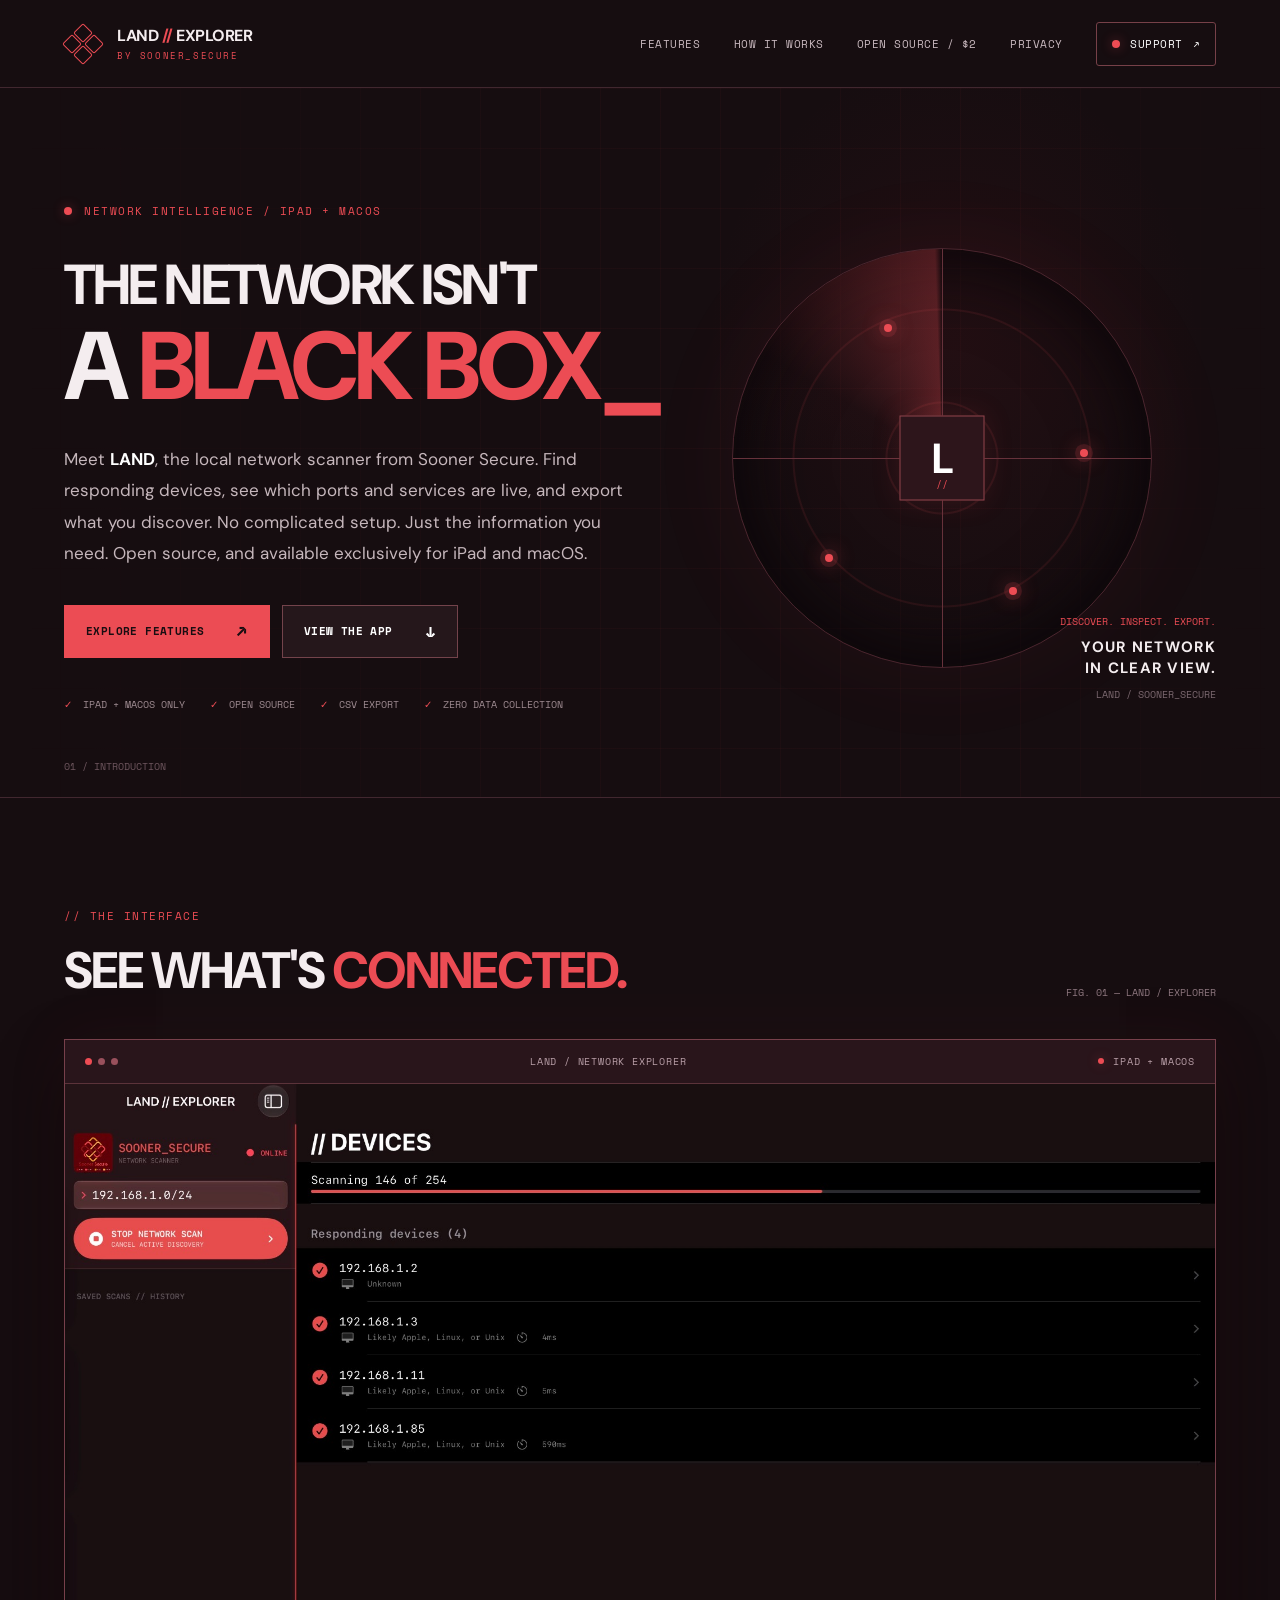
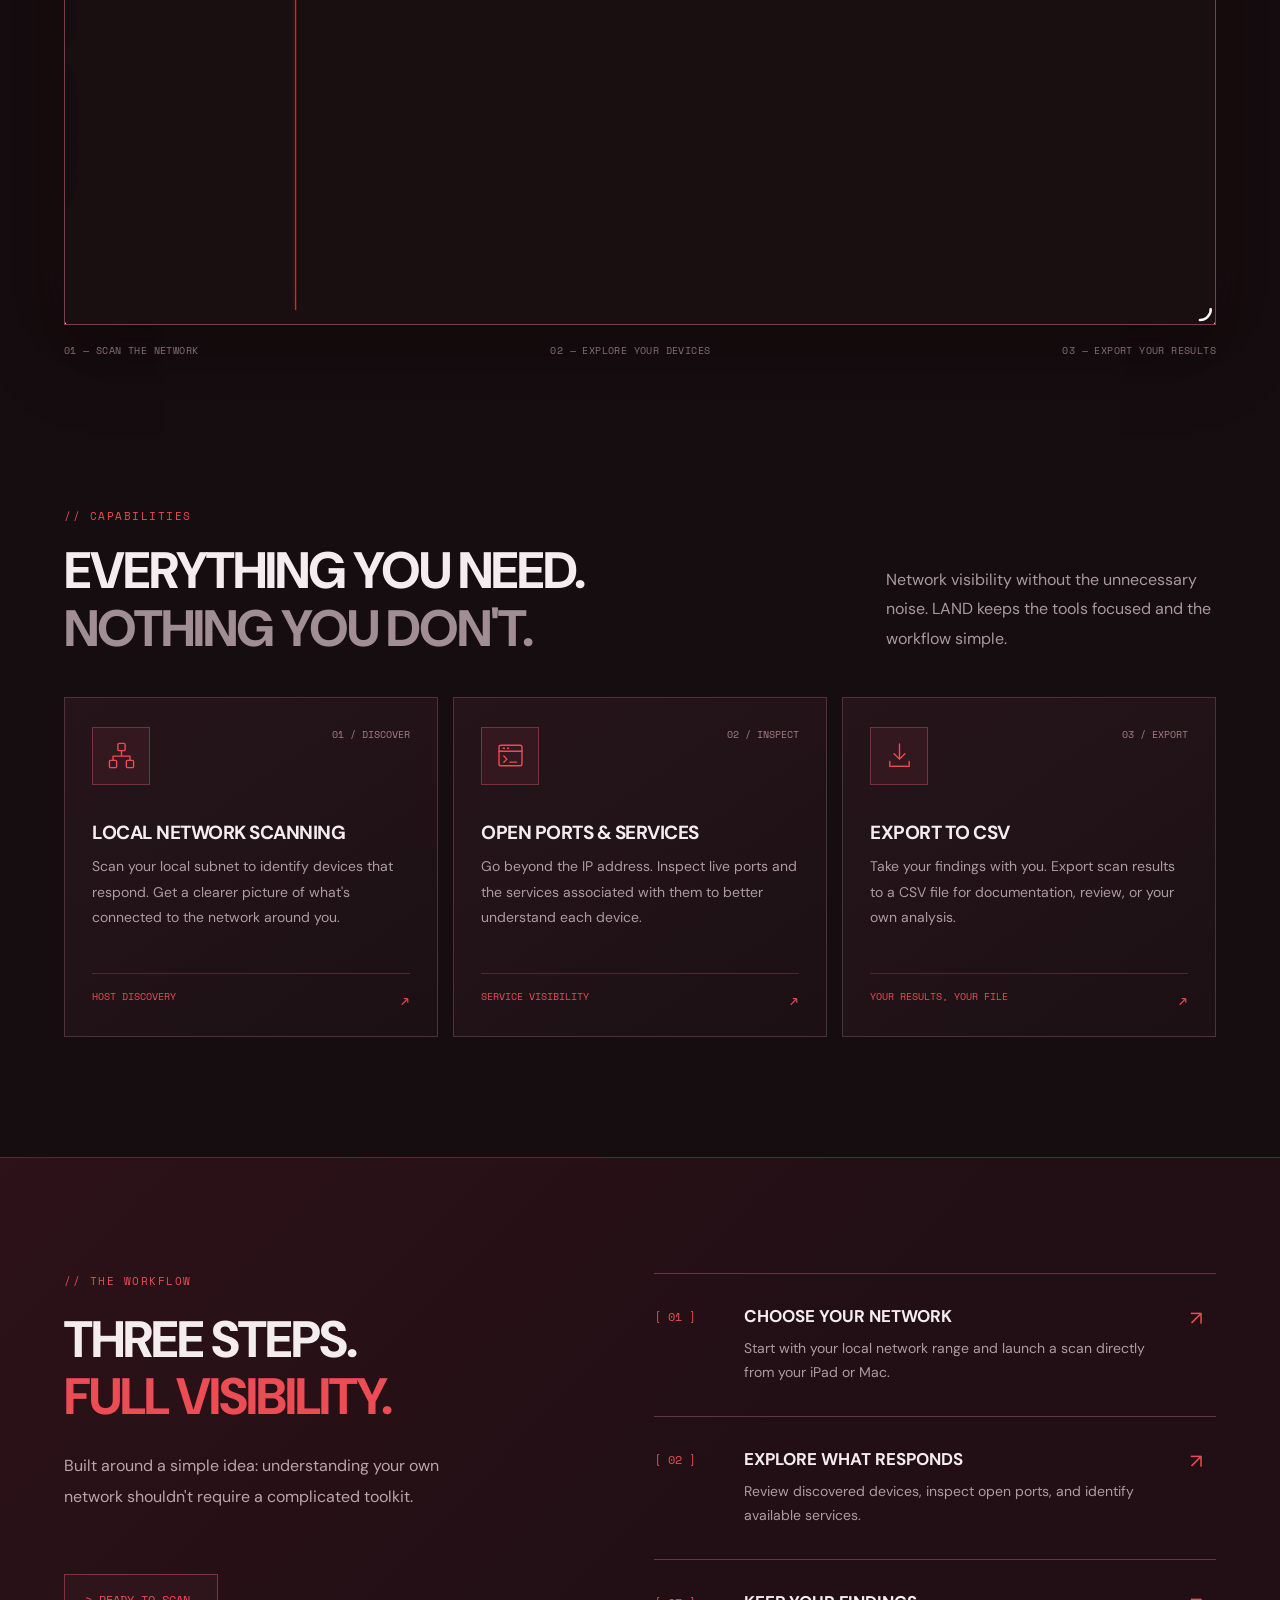
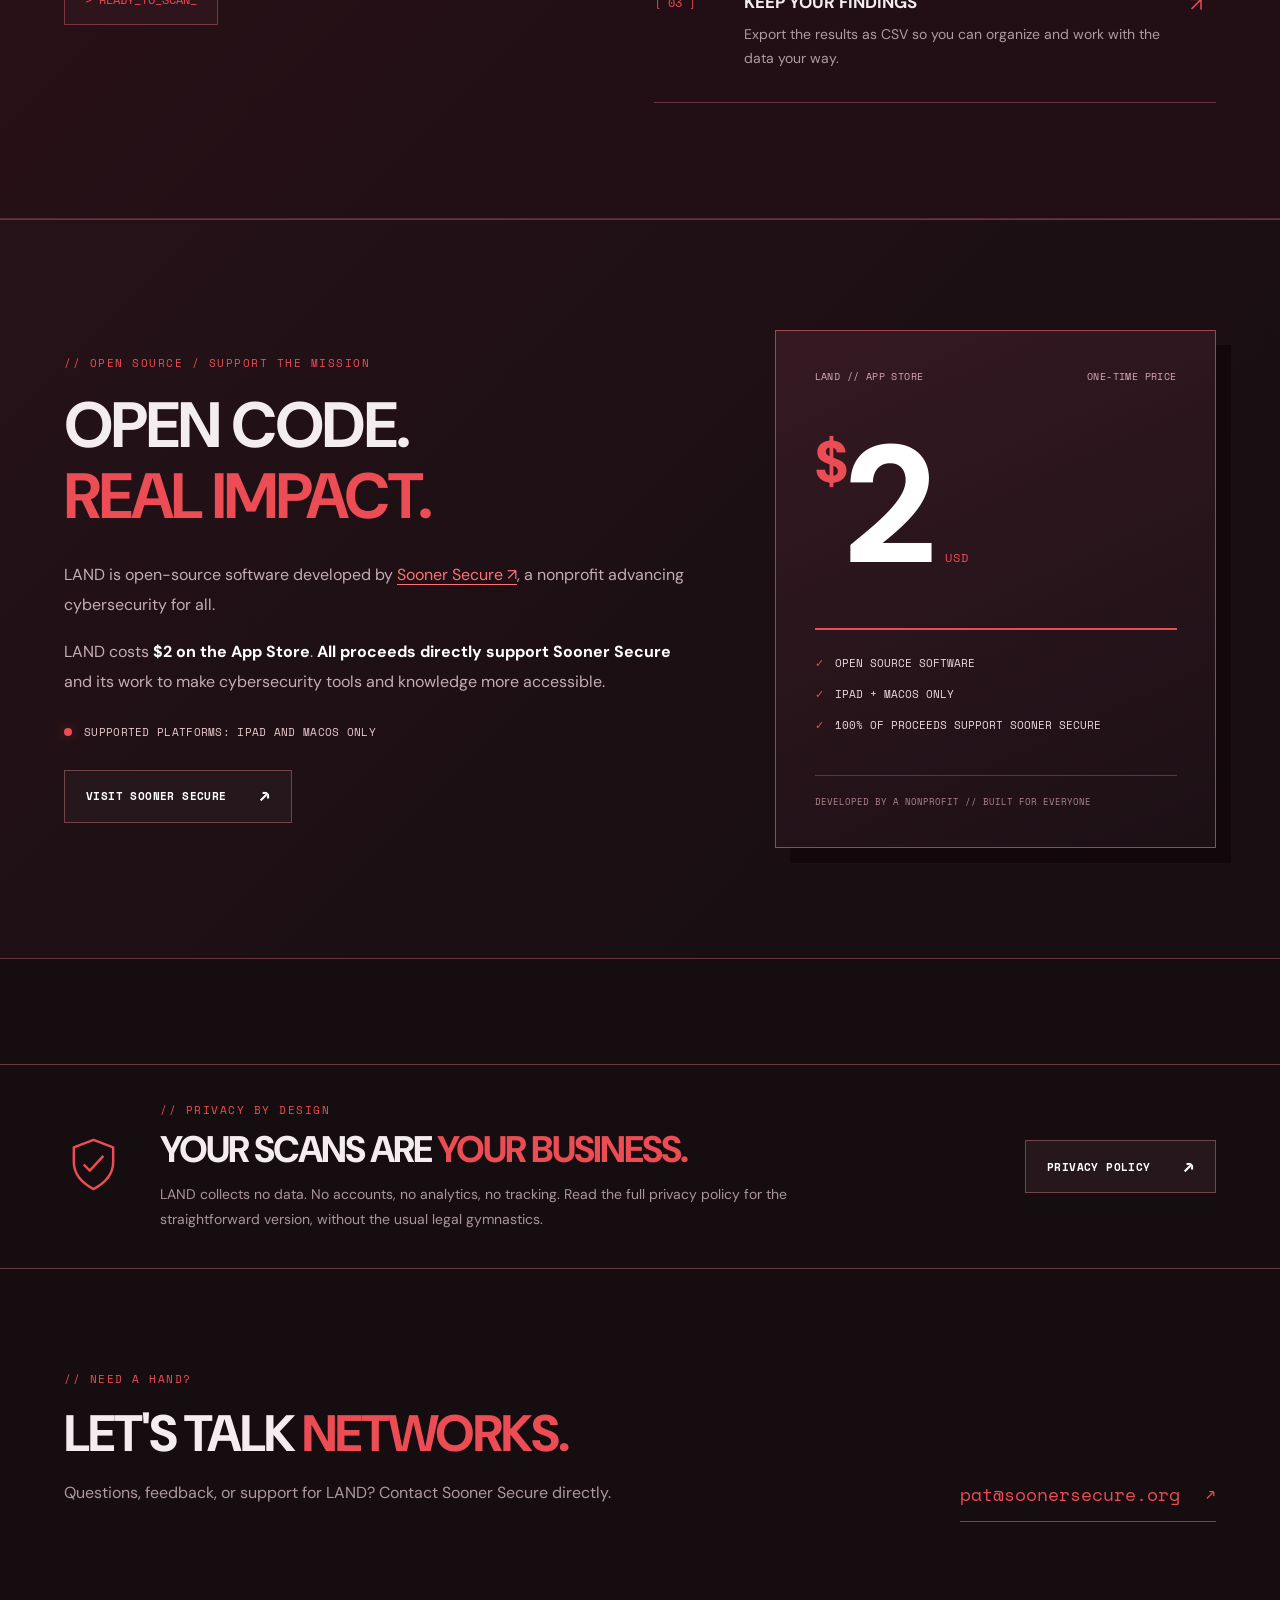
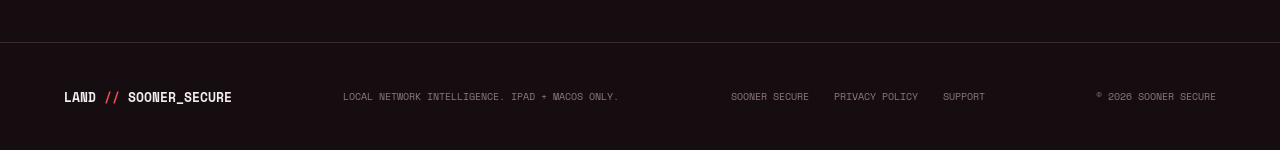
<file: index.html>
<!doctype html>
<html lang="en">
<head>
  <meta charset="utf-8">
  <meta name="viewport" content="width=device-width, initial-scale=1">
  <meta name="theme-color" content="#170d10">
  <meta name="description" content="LAND by Sooner Secure. Discover devices on your local network, inspect open ports and services, and export your findings as CSV. Available exclusively for iPad and macOS.">
  <title>LAND // Local Network Explorer | Sooner Secure</title>
  <link rel="icon" href="assets/favicon.svg" type="image/svg+xml">
  <link rel="stylesheet" href="assets/style.css">
</head>
<body>
  <div class="ambient ambient-one" aria-hidden="true"></div>
  <header class="topbar">
    <a href="index.html" class="brand" aria-label="LAND by Sooner Secure, homepage">
      <span class="brand-symbol" aria-hidden="true"><span></span><span></span><span></span><span></span></span>
      <span class="brand-lockup"><strong>LAND<span class="slashes"> //</span> EXPLORER</strong><small>BY SOONER_SECURE</small></span>
    </a>
    <nav class="nav" aria-label="Main navigation">
      <a href="#features">FEATURES</a>
      <a href="#workflow">HOW IT WORKS</a><a href="#open-source">OPEN SOURCE / $2</a>
      <a href="privacy.html">PRIVACY</a>
      <a href="mailto:pat@soonersecure.org" class="nav-contact"><span class="status-pip"></span> SUPPORT <span aria-hidden="true">↗</span></a>
    </nav>
    <button class="menu-toggle" aria-label="Open navigation" aria-expanded="false" aria-controls="mobile-nav"><span></span><span></span></button>
  </header>
  <nav class="mobile-nav" id="mobile-nav" aria-label="Mobile navigation" hidden>
    <a href="#features">FEATURES</a><a href="#workflow">HOW IT WORKS</a><a href="#open-source">OPEN SOURCE / $2</a><a href="https://soonersecure.org/" target="_blank" rel="noopener noreferrer">SOONER SECURE</a><a href="privacy.html">PRIVACY POLICY</a><a href="mailto:pat@soonersecure.org">CONTACT SUPPORT ↗</a>
  </nav>

  <main>
    <section class="hero" aria-labelledby="hero-title">
      <div class="hero-grid" aria-hidden="true"></div>
      <div class="hero-copy">
        <div class="eyebrow"><span class="status-pip pulse"></span> NETWORK INTELLIGENCE / IPAD + MACOS</div>
        <div class="hero-line">THE NETWORK ISN'T</div>
        <h1 id="hero-title">A <span class="accent">BLACK BOX<span class="cursor">_</span></span></h1>
        <p class="hero-description">Meet <strong>LAND</strong>, the local network scanner from Sooner Secure. Find responding devices, see which ports and services are live, and export what you discover. No complicated setup. Just the information you need. Open source, and available exclusively for iPad and macOS.</p>
        <div class="hero-actions"><a href="#features" class="button button-primary">EXPLORE FEATURES <span aria-hidden="true">↗</span></a><a href="#preview" class="button button-secondary">VIEW THE APP <span aria-hidden="true">↓</span></a></div>
        <div class="hero-meta"><span><span class="tiny-check">✓</span> IPAD + MACOS ONLY</span><span><span class="tiny-check">✓</span> OPEN SOURCE</span><span><span class="tiny-check">✓</span> CSV EXPORT</span><span><span class="tiny-check">✓</span> ZERO DATA COLLECTION</span></div>
      </div>
      <div class="hero-side" aria-hidden="true">
        <div class="scan-orbit"><div class="orbit orbit-1"></div><div class="orbit orbit-2"></div><div class="orbit orbit-3"></div><div class="radar-sweep"></div><div class="radar-dot dot-1"></div><div class="radar-dot dot-2"></div><div class="radar-dot dot-3"></div><div class="radar-dot dot-4"></div><div class="radar-center">L<span>//</span></div></div>
        <div class="side-readout"><span>DISCOVER. INSPECT. EXPORT.</span><strong>YOUR NETWORK<br>IN CLEAR VIEW.</strong><small>LAND / SOONER_SECURE</small></div>
      </div>
      <div class="hero-index" aria-hidden="true">01 / INTRODUCTION</div>
    </section>

    <section id="preview" class="preview-section section-wrap" aria-labelledby="preview-heading">
      <div class="section-header"><div><div class="section-kicker">// THE INTERFACE</div><h2 id="preview-heading">SEE WHAT'S <span class="accent">CONNECTED.</span></h2></div><span class="section-number">FIG. 01 — LAND / EXPLORER</span></div>
      <div class="screen-shell"><div class="screen-titlebar"><div class="window-dots"><i></i><i></i><i></i></div><span>LAND / NETWORK EXPLORER</span><span class="screen-tag"><span class="status-pip"></span> IPAD + MACOS</span></div><img src="assets/land-explorer.jpg" alt="LAND iPad network scanner interface showing a subnet scan in progress and a list of responding local devices with IP addresses and response details." loading="eager"></div>
      <div class="preview-caption"><span>01 — SCAN THE NETWORK</span><span>02 — EXPLORE YOUR DEVICES</span><span>03 — EXPORT YOUR RESULTS</span></div>
    </section>

    <section id="features" class="features-section section-wrap" aria-labelledby="features-heading">
      <div class="section-header"><div><div class="section-kicker">// CAPABILITIES</div><h2 id="features-heading">EVERYTHING YOU NEED.<br><span class="muted-heading">NOTHING YOU DON'T.</span></h2></div><p class="section-intro">Network visibility without the unnecessary noise. LAND keeps the tools focused and the workflow simple.</p></div>
      <div class="feature-grid">
        <article class="feature-card"><div class="feature-head"><span class="feature-icon" aria-hidden="true"><svg viewBox="0 0 48 48" fill="none"><rect x="18" y="4" width="12" height="12" rx="2"/><rect x="4" y="32" width="12" height="12" rx="2"/><rect x="32" y="32" width="12" height="12" rx="2"/><path d="M24 16v9M10 32v-7h28v7M38 32v-7"/></svg></span><span class="feature-num">01 / DISCOVER</span></div><h3>LOCAL NETWORK SCANNING</h3><p>Scan your local subnet to identify devices that respond. Get a clearer picture of what's connected to the network around you.</p><div class="feature-foot">HOST DISCOVERY <span>↗</span></div></article>
        <article class="feature-card"><div class="feature-head"><span class="feature-icon" aria-hidden="true"><svg viewBox="0 0 48 48" fill="none"><rect x="5" y="7" width="38" height="34" rx="3"/><path d="M5 17h38M12 12h2M19 12h2M13 25l5 5-5 5M23 35h11"/></svg></span><span class="feature-num">02 / INSPECT</span></div><h3>OPEN PORTS &amp; SERVICES</h3><p>Go beyond the IP address. Inspect live ports and the services associated with them to better understand each device.</p><div class="feature-foot">SERVICE VISIBILITY <span>↗</span></div></article>
        <article class="feature-card"><div class="feature-head"><span class="feature-icon" aria-hidden="true"><svg viewBox="0 0 48 48" fill="none"><path d="M24 5v25M15 21l9 9 9-9M8 34v8h32v-8"/><path d="M12 42h24"/></svg></span><span class="feature-num">03 / EXPORT</span></div><h3>EXPORT TO CSV</h3><p>Take your findings with you. Export scan results to a CSV file for documentation, review, or your own analysis.</p><div class="feature-foot">YOUR RESULTS, YOUR FILE <span>↗</span></div></article>
      </div>
    </section>

    <section id="workflow" class="workflow-section" aria-labelledby="workflow-heading"><div class="section-wrap workflow-layout"><div class="workflow-lead"><div class="section-kicker">// THE WORKFLOW</div><h2 id="workflow-heading">THREE STEPS.<br><span class="accent">FULL VISIBILITY.</span></h2><p>Built around a simple idea: understanding your own network shouldn't require a complicated toolkit.</p><div class="terminal-stamp">&gt; READY_TO_SCAN<span class="cursor">_</span></div></div><div class="steps"><div class="step"><span class="step-index">[ 01 ]</span><div><h3>CHOOSE YOUR NETWORK</h3><p>Start with your local network range and launch a scan directly from your iPad or Mac.</p></div><span class="step-arrow">↗</span></div><div class="step"><span class="step-index">[ 02 ]</span><div><h3>EXPLORE WHAT RESPONDS</h3><p>Review discovered devices, inspect open ports, and identify available services.</p></div><span class="step-arrow">↗</span></div><div class="step"><span class="step-index">[ 03 ]</span><div><h3>KEEP YOUR FINDINGS</h3><p>Export the results as CSV so you can organize and work with the data your way.</p></div><span class="step-arrow">↗</span></div></div></div></section>


    <section id="open-source" class="opensource-section" aria-labelledby="opensource-heading">
      <div class="section-wrap opensource-layout">
        <div class="opensource-copy">
          <div class="section-kicker">// OPEN SOURCE / SUPPORT THE MISSION</div>
          <h2 id="opensource-heading">OPEN CODE.<br><span class="accent">REAL IMPACT.</span></h2>
          <p>LAND is open-source software developed by <a class="inline-link" href="https://soonersecure.org/" target="_blank" rel="noopener noreferrer">Sooner Secure ↗</a>, a nonprofit advancing cybersecurity for all.</p>
          <p>LAND costs <strong>$2 on the App Store</strong>. <strong>All proceeds directly support Sooner Secure</strong> and its work to make cybersecurity tools and knowledge more accessible.</p>
          <p class="platform-note"><span class="status-pip"></span> SUPPORTED PLATFORMS: IPAD AND MACOS ONLY</p>
          <a class="button button-secondary" href="https://soonersecure.org/" target="_blank" rel="noopener noreferrer">VISIT SOONER SECURE <span aria-hidden="true">↗</span></a>
        </div>
        <div class="price-panel" aria-label="LAND App Store pricing">
          <div class="price-panel-top"><span>LAND // APP STORE</span><span>ONE-TIME PRICE</span></div>
          <div class="price-tag"><span>$</span>2<span class="price-unit">USD</span></div>
          <div class="price-divider"></div>
          <p>OPEN SOURCE SOFTWARE</p>
          <p>IPAD + MACOS ONLY</p>
          <p>100% OF PROCEEDS SUPPORT SOONER SECURE</p>
          <span class="price-foot">DEVELOPED BY A NONPROFIT // BUILT FOR EVERYONE</span>
        </div>
      </div>
    </section>

    <section class="privacy-banner section-wrap" aria-labelledby="privacy-banner-heading"><div class="privacy-mark" aria-hidden="true"><svg viewBox="0 0 48 48" fill="none"><path d="M24 4 40 10v12c0 10-6.5 17-16 22C14.5 39 8 32 8 22V10L24 4Z"/><path d="m16 24 5 5 11-12"/></svg></div><div><div class="section-kicker">// PRIVACY BY DESIGN</div><h2 id="privacy-banner-heading">YOUR SCANS ARE <span class="accent">YOUR BUSINESS.</span></h2><p>LAND collects no data. No accounts, no analytics, no tracking. Read the full privacy policy for the straightforward version, without the usual legal gymnastics.</p></div><a href="privacy.html" class="button button-secondary">PRIVACY POLICY <span aria-hidden="true">↗</span></a></section>

    <section class="contact-section section-wrap"><div><div class="section-kicker">// NEED A HAND?</div><h2>LET'S TALK <span class="accent">NETWORKS.</span></h2><p>Questions, feedback, or support for LAND? Contact Sooner Secure directly.</p></div><a class="contact-link" href="mailto:pat@soonersecure.org">pat@soonersecure.org <span aria-hidden="true">↗</span></a></section>
  </main>
  <footer class="footer"><a href="index.html" class="footer-brand">LAND <span>//</span> SOONER_SECURE</a><p>LOCAL NETWORK INTELLIGENCE. IPAD + MACOS ONLY.</p><div><a href="https://soonersecure.org/" target="_blank" rel="noopener noreferrer">SOONER SECURE</a><a href="privacy.html">PRIVACY POLICY</a><a href="mailto:pat@soonersecure.org">SUPPORT</a></div><small>© <span id="year">2026</span> SOONER SECURE</small></footer>
  <script src="assets/site.js"></script>
</body>
</html>
</file>
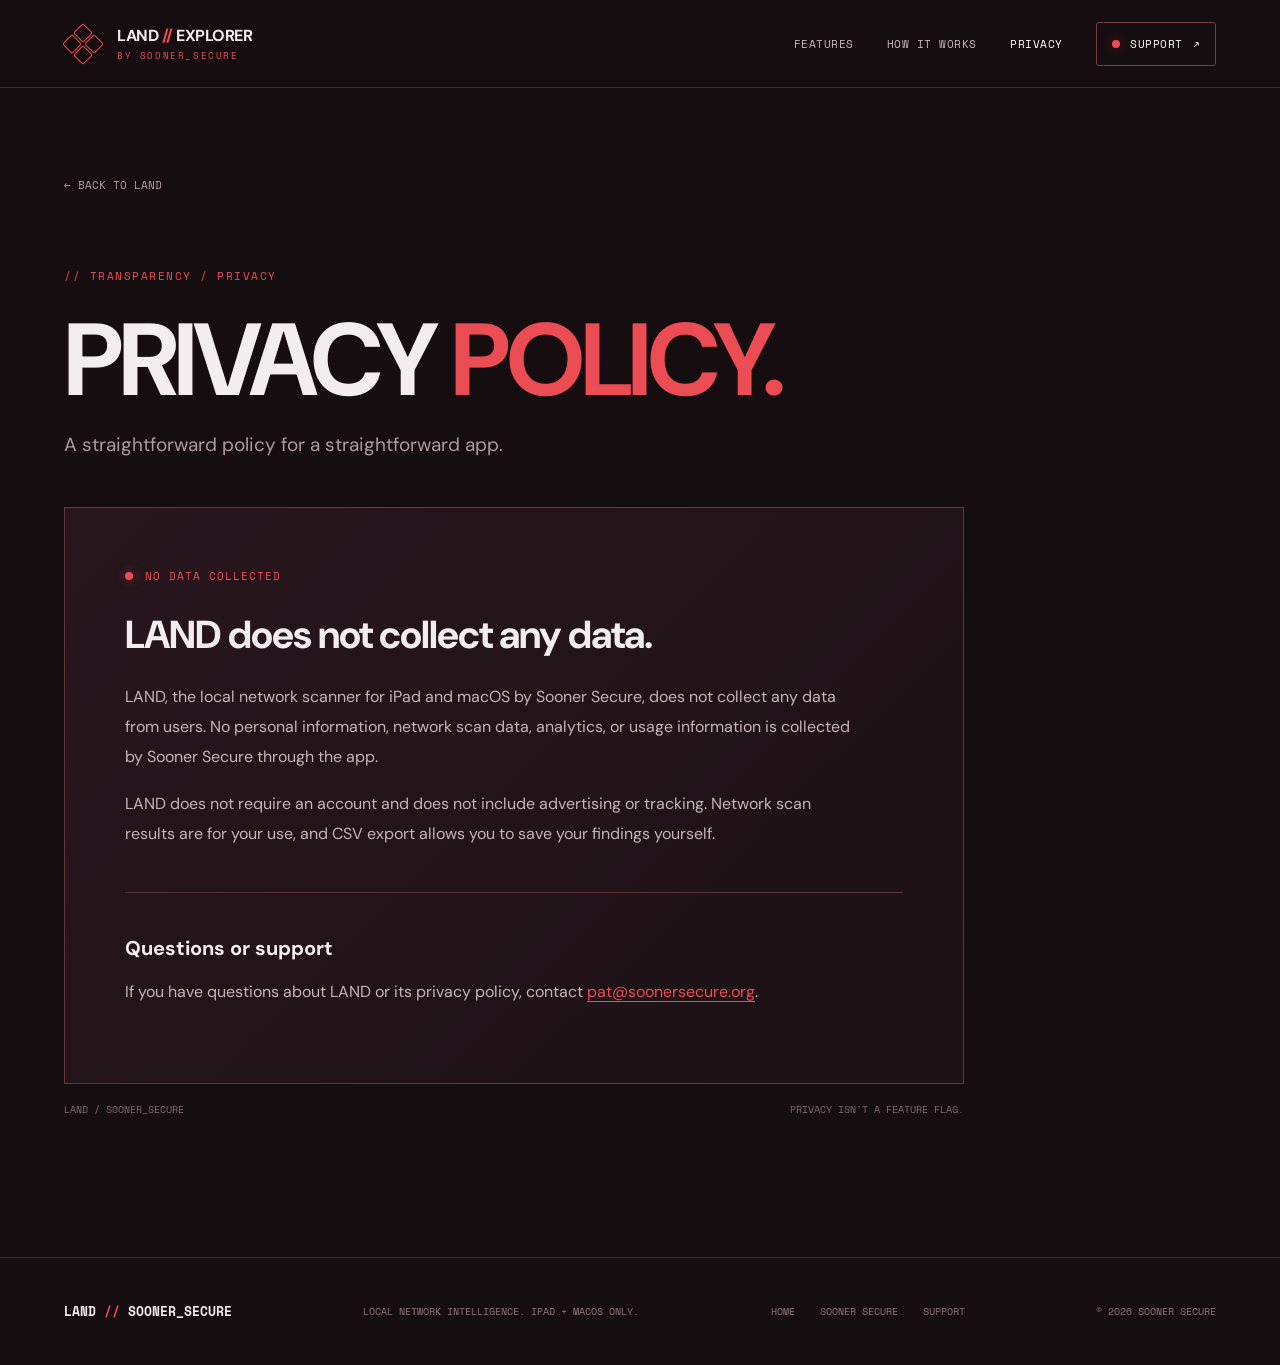
<file: privacy.html>
<!doctype html>
<html lang="en">
<head>
  <meta charset="utf-8"><meta name="viewport" content="width=device-width, initial-scale=1"><meta name="theme-color" content="#170d10"><meta name="description" content="Privacy policy for LAND, Sooner Secure's iPad and macOS network scanner. No data is collected."><title>Privacy Policy // LAND | Sooner Secure</title><link rel="icon" href="assets/favicon.svg" type="image/svg+xml"><link rel="stylesheet" href="assets/style.css">
</head>
<body class="policy-page">
  <header class="topbar"><a href="index.html" class="brand" aria-label="LAND homepage"><span class="brand-symbol" aria-hidden="true"><span></span><span></span><span></span><span></span></span><span class="brand-lockup"><strong>LAND<span class="slashes"> //</span> EXPLORER</strong><small>BY SOONER_SECURE</small></span></a><nav class="nav" aria-label="Main navigation"><a href="index.html#features">FEATURES</a><a href="index.html#workflow">HOW IT WORKS</a><a href="privacy.html" aria-current="page">PRIVACY</a><a href="mailto:pat@soonersecure.org" class="nav-contact"><span class="status-pip"></span> SUPPORT <span aria-hidden="true">↗</span></a></nav><button class="menu-toggle" aria-label="Open navigation" aria-expanded="false" aria-controls="mobile-nav"><span></span><span></span></button></header>
  <nav class="mobile-nav" id="mobile-nav" aria-label="Mobile navigation" hidden><a href="index.html#features">FEATURES</a><a href="index.html#workflow">HOW IT WORKS</a><a href="privacy.html">PRIVACY POLICY</a><a href="mailto:pat@soonersecure.org">CONTACT SUPPORT ↗</a></nav>
  <main class="policy-main section-wrap"><a href="index.html" class="back-link">← BACK TO LAND</a><div class="section-kicker">// TRANSPARENCY / PRIVACY</div><h1>PRIVACY <span class="accent">POLICY.</span></h1><p class="policy-subheading">A straightforward policy for a straightforward app.</p><div class="policy-panel"><div class="policy-status"><span class="status-pip pulse"></span> NO DATA COLLECTED</div><h2>LAND does not collect any data.</h2><p>LAND, the local network scanner for iPad and macOS by Sooner Secure, does not collect any data from users. No personal information, network scan data, analytics, or usage information is collected by Sooner Secure through the app.</p><p>LAND does not require an account and does not include advertising or tracking. Network scan results are for your use, and CSV export allows you to save your findings yourself.</p><div class="policy-rule"></div><h3>Questions or support</h3><p>If you have questions about LAND or its privacy policy, contact <a href="mailto:pat@soonersecure.org">pat@soonersecure.org</a>.</p></div><div class="policy-bottom"><span>LAND / SOONER_SECURE</span><span>PRIVACY ISN'T A FEATURE FLAG.</span></div></main>
  <footer class="footer"><a href="index.html" class="footer-brand">LAND <span>//</span> SOONER_SECURE</a><p>LOCAL NETWORK INTELLIGENCE. IPAD + MACOS ONLY.</p><div><a href="index.html">HOME</a><a href="https://soonersecure.org/" target="_blank" rel="noopener noreferrer">SOONER SECURE</a><a href="mailto:pat@soonersecure.org">SUPPORT</a></div><small>© <span id="year">2026</span> SOONER SECURE</small></footer>
  <script src="assets/site.js"></script>
</body>
</html>
</file>
<file: assets/style.css>
@import url('https://fonts.googleapis.com/css2?family=DM+Sans:wght@400;500;600;700;800&family=Space+Mono:wght@400;700&display=swap');
:root{--bg:#160d10;--bg2:#1d1015;--bg3:#251419;--red:#ec4c54;--red-soft:#ff7176;--text:#f4edef;--muted:#a9979d;--dim:#7b686f;--line:#41272f;--mono:'Space Mono',ui-monospace,SFMono-Regular,Consolas,monospace;--sans:'DM Sans',-apple-system,BlinkMacSystemFont,'Segoe UI',sans-serif}
*{box-sizing:border-box}html{scroll-behavior:smooth;scroll-padding-top:95px}body{margin:0;background:var(--bg);color:var(--text);font-family:var(--sans);-webkit-font-smoothing:antialiased;overflow-x:hidden}a{color:inherit;text-decoration:none}button{font:inherit}::selection{background:var(--red);color:#fff}.ambient{pointer-events:none;position:absolute;z-index:-1}.ambient-one{top:50px;left:55%;width:500px;height:600px;background:radial-gradient(ellipse,rgba(144,30,43,.1),transparent 70%)}
.topbar{position:relative;z-index:20;height:88px;max-width:1600px;margin:auto;padding:0 clamp(22px,5vw,76px);border-bottom:1px solid var(--line);display:flex;align-items:center;justify-content:space-between;background:var(--bg)}.brand{display:flex;align-items:center;gap:15px}.brand-symbol{width:38px;height:38px;position:relative;flex:none}.brand-symbol span{position:absolute;width:14px;height:14px;border:1.7px solid var(--red);transform:rotate(45deg);border-radius:2px}.brand-symbol span:nth-child(1){left:12px;top:1px}.brand-symbol span:nth-child(2){left:1px;top:12px}.brand-symbol span:nth-child(3){left:23px;top:12px}.brand-symbol span:nth-child(4){left:12px;top:23px}.brand-lockup{display:flex;flex-direction:column;gap:3px}.brand-lockup strong{font-size:16px;letter-spacing:-.5px}.slashes,.accent{color:var(--red)}.brand-lockup small{font:9px var(--mono);letter-spacing:1.6px;color:var(--red)}.nav{display:flex;align-items:center;gap:clamp(19px,2.6vw,42px)}.nav a{font:11px var(--mono);letter-spacing:.5px;color:#c8b8be;transition:color .2s}.nav a:hover,.nav a[aria-current]{color:#fff}.nav .nav-contact{display:flex;align-items:center;gap:10px;border:1px solid #764048;border-radius:3px;padding:13px 15px;color:#fff}.nav-contact:hover{background:#3c1b23}.status-pip{display:inline-block;width:8px;height:8px;background:var(--red);border-radius:50%;flex:none;box-shadow:0 0 12px rgba(236,76,84,.4)}.pulse{animation:beat 2.2s infinite}@keyframes beat{50%{box-shadow:0 0 0 6px rgba(236,76,84,0)}}.menu-toggle{display:none;border:1px solid var(--line);color:var(--text);background:var(--bg2);padding:11px;cursor:pointer;width:43px;height:43px}.menu-toggle span{display:block;height:2px;background:var(--text);margin:5px 0}.mobile-nav{position:absolute;z-index:40;top:88px;left:0;right:0;padding:8px 22px 24px;background:#251217;border-bottom:1px solid #63323b;box-shadow:0 18px 35px #0005}.mobile-nav[hidden]{display:none}.mobile-nav a{display:block;padding:17px 0;border-bottom:1px solid var(--line);font:12px var(--mono)}
.hero{position:relative;min-height:710px;display:grid;grid-template-columns:1.05fr .95fr;max-width:1600px;margin:0 auto;padding:clamp(82px,9vw,148px) clamp(22px,5vw,76px) 85px;isolation:isolate;border-bottom:1px solid var(--line)}.hero-grid{position:absolute;inset:0;z-index:-1;background-image:linear-gradient(to right,rgba(235,76,82,.035) 1px,transparent 1px),linear-gradient(to bottom,rgba(235,76,82,.035) 1px,transparent 1px);background-size:60px 60px;mask-image:linear-gradient(to right,transparent,black 44%,black 80%,transparent)}.hero-copy{position:relative;z-index:2}.eyebrow,.section-kicker{font:11px var(--mono);letter-spacing:1.5px;color:var(--red)}.eyebrow{display:flex;align-items:center;gap:12px;margin:0 0 35px}.hero-line{font-size:clamp(34px,4.4vw,66px);font-weight:800;line-height:1.1;letter-spacing:-2.5px;white-space:nowrap}.hero h1{font-size:clamp(52px,7.5vw,114px);letter-spacing:-5px;line-height:1.07;margin:0 0 25px;font-weight:800;white-space:nowrap}.cursor{animation:blink 1.1s steps(2,start) infinite}@keyframes blink{to{opacity:0}}.hero-description{max-width:560px;font-size:17px;line-height:1.85;color:#c6b7bc}.hero-description strong{color:#fff}.hero-actions{display:flex;flex-wrap:wrap;gap:12px;margin-top:35px}.button{display:inline-flex;justify-content:space-between;align-items:center;gap:32px;min-height:53px;padding:0 21px;font:11px var(--mono);letter-spacing:.4px;font-weight:700;transition:transform .2s,background .2s,border-color .2s;border:1px solid var(--red)}.button:hover{transform:translateY(-3px)}.button span{font-size:18px}.button-primary{background:var(--red);color:#190d11}.button-primary:hover{background:#ff6d73}.button-secondary{background:#25171b;color:#fff;border-color:#73434b}.button-secondary:hover{border-color:var(--red);background:#3a1d25}.hero-meta{display:flex;flex-wrap:wrap;column-gap:25px;row-gap:12px;margin-top:39px;color:#9e8b91;font:10px var(--mono)}.tiny-check{color:var(--red);margin-right:5px}.hero-side{position:relative;display:flex;align-items:center;justify-content:center;min-width:0}.scan-orbit{width:min(33vw,420px);height:min(33vw,420px);position:relative;border-radius:50%;border:1px solid #4b252e;background:radial-gradient(circle,rgba(202,43,60,.075) 0 2px,transparent 3px),repeating-radial-gradient(circle,transparent 0 54px,rgba(236,76,84,.10) 55px 56px,transparent 57px 93px);box-shadow:inset 0 0 80px #080407,0 0 100px rgba(236,76,84,.06);overflow:hidden}.scan-orbit:before,.scan-orbit:after{content:"";position:absolute;background:#66323b}.scan-orbit:before{height:1px;top:50%;left:0;right:0}.scan-orbit:after{width:1px;left:50%;top:0;bottom:0}.radar-sweep{position:absolute;inset:0;border-radius:50%;background:conic-gradient(from 0deg,transparent 0deg,transparent 270deg,rgba(236,76,84,.01) 300deg,rgba(236,76,84,.28) 358deg,transparent 360deg);animation:spin 7s linear infinite}@keyframes spin{to{transform:rotate(360deg)}}.radar-center{position:absolute;top:50%;left:50%;transform:translate(-50%,-50%);width:85px;height:85px;display:grid;place-items:center;background:#2d151b;border:1px solid #92444c;color:#fff;font-size:42px;font-weight:800;box-shadow:0 0 30px #e7495422;z-index:2}.radar-center span{position:absolute;font:10px var(--mono);bottom:8px;color:var(--red)}.radar-dot{position:absolute;width:8px;height:8px;border-radius:50%;background:var(--red);box-shadow:0 0 0 5px #e7495427,0 0 20px #ec4c54}.dot-1{top:18%;left:36%}.dot-2{top:48%;left:83%}.dot-3{top:73%;left:22%}.dot-4{top:81%;left:66%}.side-readout{position:absolute;right:0;bottom:2%;text-align:right;display:flex;flex-direction:column;gap:8px}.side-readout span,.side-readout small{font:10px var(--mono);color:var(--red)}.side-readout strong{font-size:15px;letter-spacing:1.3px;line-height:1.4}.side-readout small{color:var(--dim)}.hero-index{position:absolute;bottom:23px;left:clamp(22px,5vw,76px);font:10px var(--mono);color:#6e565e}
.section-wrap{max-width:1600px;margin:0 auto;padding-left:clamp(22px,5vw,76px);padding-right:clamp(22px,5vw,76px)}.preview-section{padding-top:110px;padding-bottom:105px}.section-header{display:flex;align-items:end;justify-content:space-between;gap:30px;margin-bottom:39px}.section-header h2,.workflow-lead h2,.privacy-banner h2,.contact-section h2{font-size:clamp(31px,4vw,57px);line-height:1.13;letter-spacing:-2px;margin:18px 0 0;font-weight:800}.section-number{font:10px var(--mono);color:#8e777f;white-space:nowrap}.screen-shell{border:1px solid #77404b;box-shadow:0 30px 65px #0006,0 0 60px #a6253714;background:#080607;overflow:hidden}.screen-titlebar{display:flex;align-items:center;justify-content:space-between;gap:10px;padding:14px 20px;background:#29151b;border-bottom:1px solid #5b333a;font:10px var(--mono);color:#b99fa8;letter-spacing:.8px}.window-dots{display:flex;gap:6px}.window-dots i{display:inline-block;width:7px;height:7px;border-radius:50%;background:#99505c}.window-dots i:first-child{background:#ee4c54}.screen-tag{display:flex;align-items:center;gap:9px}.screen-tag .status-pip{width:6px;height:6px}.screen-shell img{display:block;width:100%;height:auto}.preview-caption{display:flex;justify-content:space-between;gap:16px;margin-top:18px;font:10px var(--mono);color:#876d76;letter-spacing:.4px}
.features-section{padding-top:45px;padding-bottom:120px}.section-intro{max-width:330px;color:#aa989e;line-height:1.85;margin:0 0 4px}.muted-heading{color:#a18d94}.feature-grid{display:grid;grid-template-columns:repeat(3,minmax(0,1fr));gap:15px}.feature-card{min-height:340px;background:linear-gradient(145deg,#25151a,#1c1014);border:1px solid #533039;padding:29px 27px 23px;display:flex;flex-direction:column;transition:border-color .2s,transform .2s}.feature-card:hover{border-color:var(--red);transform:translateY(-5px)}.feature-head{display:flex;justify-content:space-between;align-items:start}.feature-icon{width:58px;height:58px;border:1px solid #74343f;background:#341820;display:grid;place-items:center}.feature-icon svg{width:29px;height:29px;stroke:var(--red);stroke-width:2.3;stroke-linecap:round;stroke-linejoin:round}.feature-num{font:10px var(--mono);color:#a37f88}.feature-card h3{font-size:19px;letter-spacing:-.5px;margin:35px 0 9px}.feature-card p{color:#ad9ba1;font-size:14px;line-height:1.85;margin:0 0 25px}.feature-foot{margin-top:auto;padding-top:15px;border-top:1px solid #4a2a32;display:flex;justify-content:space-between;color:var(--red);font:10px var(--mono)}.feature-foot span{font-size:16px}
.workflow-section{background:#210f15;border-block:1px solid #582832;position:relative}.workflow-section:before{content:"";position:absolute;inset:0;background:linear-gradient(135deg,rgba(232,62,76,.06),transparent 55%);pointer-events:none}.workflow-layout{display:grid;grid-template-columns:1fr 1.08fr;gap:70px;padding-top:115px;padding-bottom:115px;position:relative}.workflow-lead h2{margin-top:22px}.workflow-lead p{max-width:430px;color:#b9a6ac;line-height:1.9;margin-top:25px}.terminal-stamp{display:inline-block;margin-top:46px;padding:16px 20px;background:#2e151c;border:1px solid #7d3542;font:12px var(--mono);color:var(--red)}.steps{border-top:1px solid #653640}.step{display:grid;grid-template-columns:75px 1fr 26px;gap:15px;padding:31px 0;border-bottom:1px solid #653640}.step-index{font:12px var(--mono);color:var(--red);padding-top:3px}.step h3{font-size:17px;margin:0 0 9px}.step p{font-size:14px;color:#ad9ba1;line-height:1.75;margin:0}.step-arrow{color:var(--red);font-size:20px}
.privacy-banner{margin-top:105px;margin-bottom:102px;padding-top:37px;padding-bottom:37px;display:grid;grid-template-columns:70px 1fr auto;align-items:center;gap:26px;border-top:1px solid #693740;border-bottom:1px solid #693740}.privacy-mark svg{width:59px;height:59px;stroke:var(--red);stroke-width:2;stroke-linejoin:round}.privacy-banner h2{font-size:clamp(23px,3vw,37px);margin:11px 0}.privacy-banner p{max-width:630px;color:#a9959c;line-height:1.75;font-size:14px;margin:0}.privacy-banner .button{white-space:nowrap}.contact-section{display:flex;justify-content:space-between;align-items:end;gap:30px;padding-bottom:120px}.contact-section p{color:#ad999f;line-height:1.7}.contact-link{display:flex;align-items:center;gap:25px;font:clamp(13px,1.45vw,18px) var(--mono);color:var(--red);border-bottom:1px solid #8c3c48;padding-bottom:14px;white-space:nowrap}.contact-link:hover{color:#ff8d91}.footer{border-top:1px solid var(--line);max-width:1600px;margin:auto;padding:36px clamp(22px,5vw,76px);display:flex;align-items:center;justify-content:space-between;gap:18px;flex-wrap:wrap}.footer-brand{font:13px var(--mono);font-weight:700}.footer-brand span{color:var(--red)}.footer p,.footer small,.footer>div a{font:10px var(--mono);color:#8e7880}.footer>div{display:flex;gap:25px}.footer a:hover{color:var(--red)}
.policy-main{padding-top:85px;padding-bottom:140px;min-height:calc(100vh - 230px)}.back-link{display:inline-block;font:11px var(--mono);color:#ba9ca5;margin-bottom:75px}.back-link:hover{color:var(--red)}.policy-main h1{font-size:clamp(50px,8vw,106px);line-height:1.1;letter-spacing:-4px;margin:20px 0 15px}.policy-subheading{font-size:19px;color:#af9aa1;margin:0 0 50px}.policy-panel{max-width:900px;background:linear-gradient(135deg,#28161d,#1c1115);border:1px solid #67333f;padding:clamp(26px,5vw,60px)}.policy-status{display:flex;align-items:center;gap:12px;font:11px var(--mono);letter-spacing:1px;color:var(--red);margin-bottom:25px}.policy-panel h2{font-size:clamp(24px,3.3vw,39px);margin:0 0 22px;letter-spacing:-1px}.policy-panel p{font-size:16px;line-height:1.9;color:#c7b4bb;max-width:730px}.policy-panel a{color:var(--red);text-decoration:underline;text-underline-offset:4px}.policy-panel h3{font-size:20px;margin:25px 0 10px}.policy-rule{height:1px;background:#5c333d;margin:42px 0}.policy-bottom{max-width:900px;display:flex;justify-content:space-between;gap:20px;margin-top:18px;font:10px var(--mono);color:#806a72}
@media(max-width:1100px){.hero{min-height:660px}.hero-line{font-size:4vw;letter-spacing:-1.5px}.hero h1{font-size:7vw;letter-spacing:-3px}.hero-side .side-readout{bottom:8%}.privacy-banner{grid-template-columns:56px 1fr}.privacy-banner .button{grid-column:2;justify-self:start}.contact-section{align-items:start;flex-direction:column}}
@media(max-width:760px){.topbar{height:76px}.nav{display:none}.menu-toggle{display:block}.mobile-nav{top:76px}.hero{grid-template-columns:1fr;padding-top:82px;min-height:0;padding-bottom:80px}.hero-line{font-size:clamp(31px,6.4vw,48px);letter-spacing:-1.5px}.hero h1{font-size:clamp(51px,11vw,80px);letter-spacing:-3px}.hero-description{font-size:16px;line-height:1.8}.hero-side{height:300px;margin-top:30px}.scan-orbit{width:285px;height:285px}.side-readout{display:none}.hero-index{bottom:18px}.section-header{align-items:start;flex-direction:column}.preview-section{padding-top:75px;padding-bottom:65px}.screen-titlebar{padding:12px 10px;font-size:8px}.screen-tag{display:none}.preview-caption{font-size:8px;flex-wrap:wrap;line-height:1.7}.features-section{padding-top:30px;padding-bottom:75px}.feature-grid{grid-template-columns:1fr}.feature-card{min-height:270px}.feature-card h3{margin-top:26px}.workflow-layout{grid-template-columns:1fr;gap:50px;padding-top:75px;padding-bottom:75px}.terminal-stamp{margin-top:18px}.privacy-banner{margin-top:75px;margin-bottom:70px;gap:18px}.contact-section{padding-bottom:75px}.footer{align-items:start;flex-direction:column;gap:16px}.policy-main{padding-top:45px;padding-bottom:75px}.back-link{margin-bottom:55px}.policy-main h1{letter-spacing:-2px}.policy-bottom{font-size:9px}}
@media(max-width:440px){.brand-lockup strong{font-size:14px}.hero{padding-top:62px}.eyebrow{font-size:9px;letter-spacing:.8px}.hero-line{font-size:29px}.hero h1{font-size:51px}.hero-actions{flex-direction:column}.hero-actions .button{width:100%}.hero-meta{font-size:9px;gap:10px}.screen-titlebar{font-size:7px}.window-dots i{width:5px;height:5px}.step{grid-template-columns:58px 1fr 12px;gap:10px}.step-index{font-size:10px}.step h3{font-size:15px}.privacy-banner{grid-template-columns:1fr}.privacy-banner .button{grid-column:1}.privacy-mark svg{width:43px;height:43px}.contact-link{font-size:13px;gap:12px}.policy-panel p{font-size:14px}}
@media(prefers-reduced-motion:reduce){*,*:before,*:after{animation-duration:.001ms!important;scroll-behavior:auto!important;transition-duration:.001ms!important}}

/* Open-source mission and App Store pricing */
.opensource-section{background:linear-gradient(135deg,#251218,#190e12 72%);border-block:1px solid #69343f}
.opensource-layout{display:grid;grid-template-columns:minmax(0,1.18fr) minmax(290px,.82fr);gap:clamp(35px,6vw,105px);align-items:center;padding-top:110px;padding-bottom:110px}
.opensource-copy h2{font-size:clamp(38px,5vw,73px);line-height:1.1;letter-spacing:-2px;margin:20px 0 28px}
.opensource-copy p{max-width:620px;color:#c4adb5;font-size:16px;line-height:1.85;margin:0 0 18px}
.opensource-copy p strong{color:#fff}
.opensource-copy .inline-link{color:var(--red-soft);text-decoration:underline;text-underline-offset:4px}
.opensource-copy .inline-link:hover{color:#fff}
.opensource-copy .platform-note{display:flex;align-items:center;gap:12px;margin:27px 0 30px;font:11px var(--mono);letter-spacing:.3px;color:#e9c9cf}
.price-panel{border:1px solid #a04451;background:linear-gradient(155deg,#351922,#1c1015);padding:clamp(25px,3vw,43px);box-shadow:15px 15px 0 #12080c}
.price-panel-top{display:flex;justify-content:space-between;gap:15px;font:10px var(--mono);letter-spacing:.4px;color:#d6abb3}
.price-tag{display:flex;align-items:baseline;font-weight:800;font-size:clamp(110px,13vw,180px);line-height:1.2;letter-spacing:-9px;color:#fff;margin:22px 0}
.price-tag>span:first-child{font-size:.35em;letter-spacing:-2px;align-self:flex-start;margin-top:22px;color:var(--red)}
.price-tag .price-unit{font:12px var(--mono);letter-spacing:1px;margin-left:18px;color:var(--red)}
.price-divider{height:2px;background:var(--red);margin-bottom:25px}
.price-panel p{font:11px var(--mono);color:#ecd9dd;margin:15px 0;padding-left:20px;position:relative}
.price-panel p:before{content:'✓';position:absolute;left:0;color:var(--red)}
.price-foot{display:block;margin-top:42px;padding-top:19px;border-top:1px solid #65313b;font:9px var(--mono);color:#ad838e;line-height:1.6}
@media(max-width:760px){.opensource-layout{grid-template-columns:1fr;padding-top:75px;padding-bottom:80px;gap:35px}.opensource-copy h2{font-size:clamp(39px,9vw,63px)}.price-panel{box-shadow:9px 9px 0 #12080c}.price-tag{font-size:116px}}
</file>
